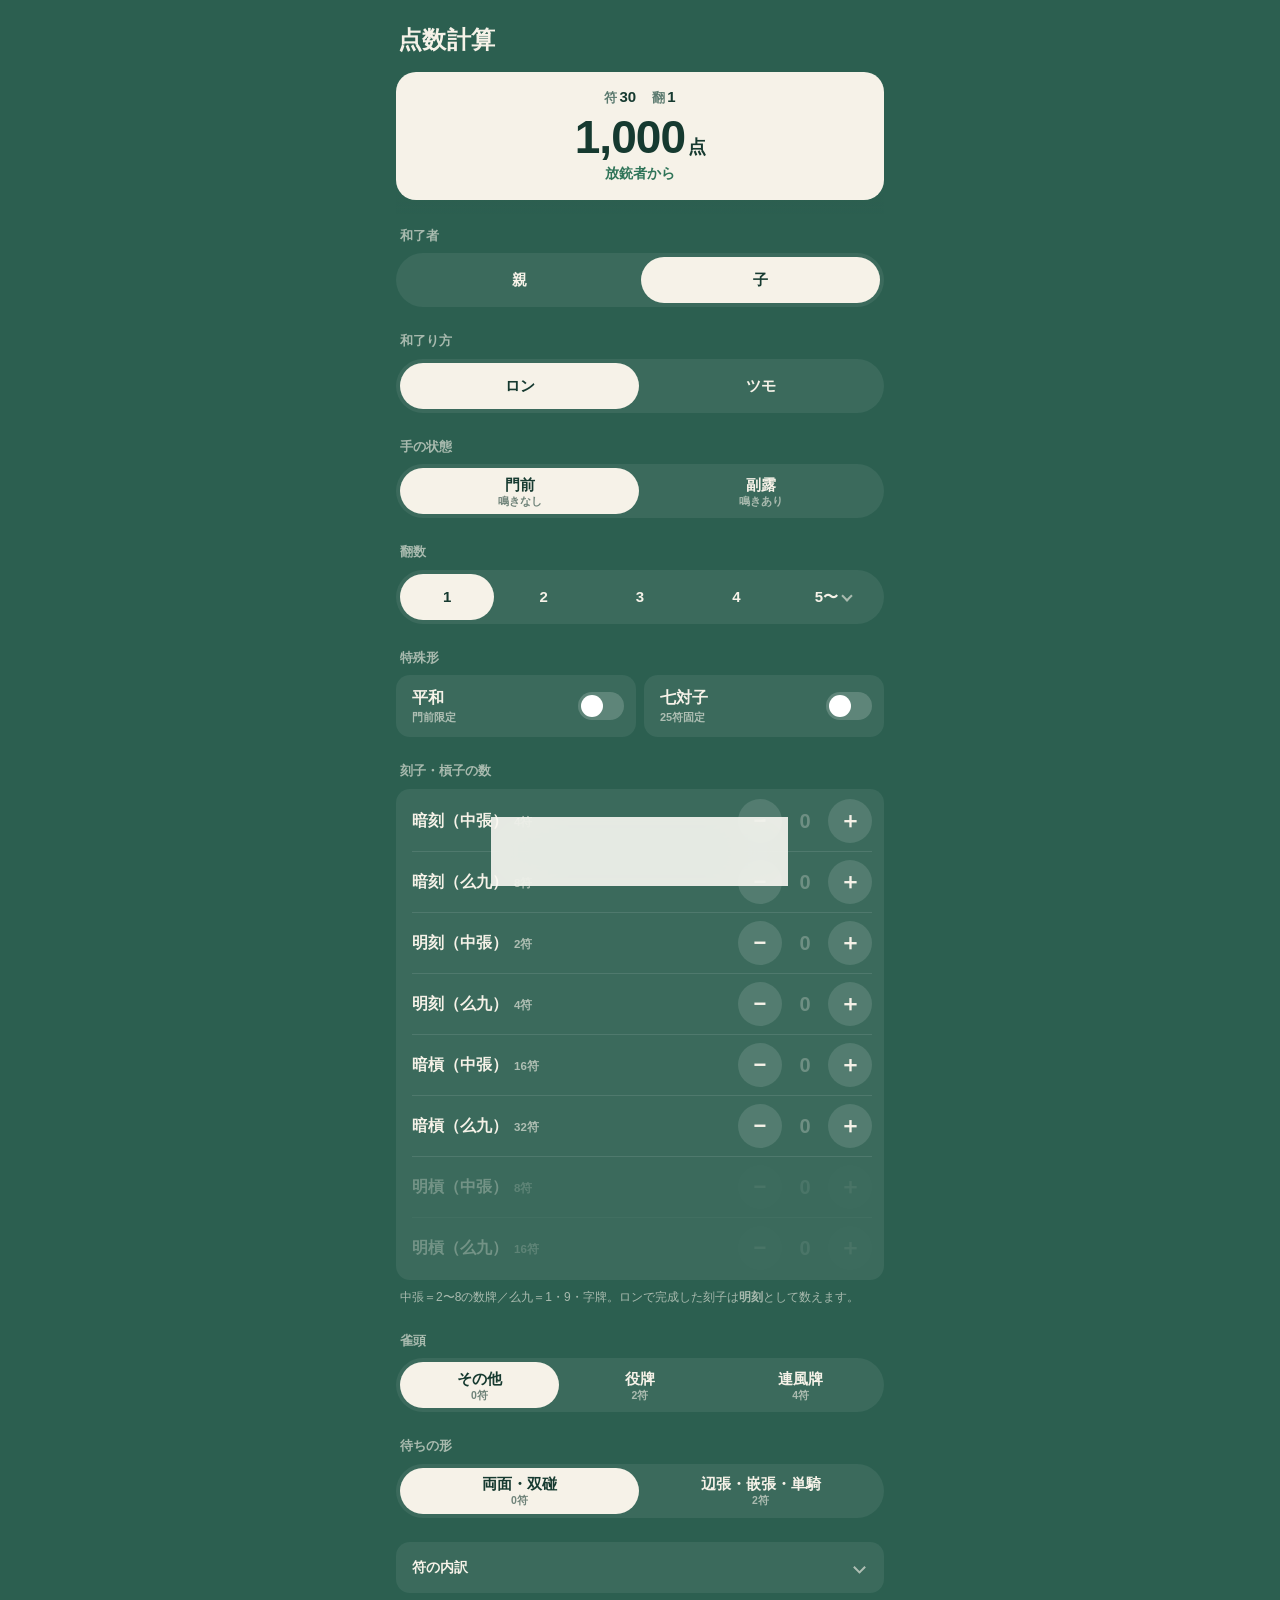
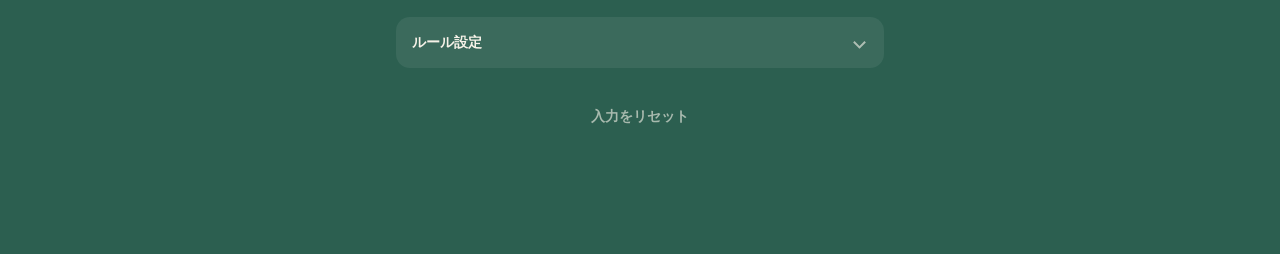
<file: index.html>
<!DOCTYPE html>
<html lang="ja">
<head>
<meta charset="UTF-8">
<meta name="viewport" content="width=device-width, initial-scale=1.0, viewport-fit=cover">
<meta name="apple-mobile-web-app-capable" content="yes">
<meta name="apple-mobile-web-app-status-bar-style" content="black-translucent">
<meta name="theme-color" content="#2c5f50">
<meta name="apple-mobile-web-app-title" content="麻雀">
<link rel="icon" href="icons/icon.svg" type="image/svg+xml">
<link rel="icon" href="icons/favicon-32.png" sizes="32x32" type="image/png">
<link rel="apple-touch-icon" href="icons/apple-touch-icon.png">
<link rel="manifest" href="manifest.webmanifest">
<title>麻雀 点数計算</title>
<link rel="stylesheet" href="app.css">
<style>
/* ---- 結果カード ---- */
.result-dock{position:sticky;top:env(safe-area-inset-top);z-index:20;padding:8px 0 14px;background:linear-gradient(var(--bg) 78%,var(--bg-fade));}
.tile-face{background:var(--ivory);color:var(--ink);border-radius:20px;padding:14px 18px 16px;text-align:center;}
.res-meta{display:flex;justify-content:center;gap:16px;font-size:12.5px;font-weight:600;color:#5b7a6f;}
.res-meta b{font-weight:800;color:var(--ink);font-size:15px;margin-left:2px;}
.res-main{font-size:46px;font-weight:800;line-height:1.05;margin:4px 0 2px;font-variant-numeric:tabular-nums;letter-spacing:-.02em;}
.res-main .yen{font-size:18px;font-weight:700;margin-left:3px;}
.res-split{font-size:14px;font-weight:700;color:#2f7458;font-variant-numeric:tabular-nums;}
.res-rank{display:inline-block;margin-top:8px;padding:3px 12px;border-radius:99px;background:var(--ink);color:var(--gold);font-size:12px;font-weight:700;letter-spacing:.12em;}
.res-rank.empty{display:none;}
.res-warn{margin-top:8px;font-size:12px;color:#c0392b;font-weight:700;}

.row{display:grid;gap:8px;}
#gHanMore{display:grid;grid-template-columns:repeat(5,1fr);}
#gHanMore.hide{display:none;}
#gHanMore .btn{flex-direction:column;gap:0;padding:6px 2px;min-height:52px;justify-content:center;line-height:1.2;}
#gHanMore .btn small{font-size:10px;}
.row.c2{grid-template-columns:1fr 1fr;}

/* ---- スイッチ ---- */
.check{
  display:flex;align-items:center;gap:10px;width:100%;min-height:62px;padding:8px 12px 8px 16px;
  border:0;border-radius:var(--radius);background:var(--surface);color:var(--ivory);
  font-family:inherit;font-size:16px;font-weight:700;text-align:left;cursor:pointer;
}
.check .txt{flex:1;min-width:0;}
.check .cap{font-size:11px;font-weight:600;color:var(--ivory-dim);display:block;margin-top:1px;}
.check .sw{position:relative;flex:none;width:46px;height:28px;border-radius:99px;background:rgba(255,255,255,.18);transition:background .18s;}
.check .sw::after{content:"";position:absolute;top:3px;left:3px;width:22px;height:22px;border-radius:50%;background:#fff;transition:transform .18s;}
.check[aria-pressed="true"] .sw{background:var(--jade);}
.check[aria-pressed="true"] .sw::after{transform:translateX(18px);}
.check:disabled{opacity:.3;cursor:not-allowed;}
.check:focus-visible{outline:2px solid var(--gold);outline-offset:2px;}

/* ---- カウンタ ---- */
.counters{background:var(--surface);border-radius:var(--radius);padding:2px 12px 2px 16px;}
.counter{display:flex;align-items:center;gap:8px;padding:8px 0;border-bottom:1px solid var(--line);}
.counter:last-child{border-bottom:0;}
.counter .cname{flex:1;min-width:0;font-size:15.5px;font-weight:700;}
.counter .cfu{font-size:11.5px;font-weight:600;color:var(--ivory-dim);margin-left:6px;}
.counter .num{width:30px;text-align:center;font-size:20px;font-weight:800;font-variant-numeric:tabular-nums;}
.counter .num.zero{color:rgba(246,242,232,.28);}
.step{
  width:44px;height:44px;flex:none;border-radius:50%;border:0;background:var(--surface-2);color:var(--ivory);
  font-size:22px;font-weight:600;line-height:1;cursor:pointer;display:flex;align-items:center;justify-content:center;padding:0;
  transition:background .12s;
}
.step:active{background:rgba(255,255,255,.22);}
.step:disabled{opacity:.25;cursor:not-allowed;}
.step:focus-visible{outline:2px solid var(--gold);outline-offset:2px;}
.counter.off{opacity:.3;}

/* ---- 内訳 ---- */
.bd{font-size:14px;padding:0 16px 10px;}
.bd .r{display:flex;justify-content:space-between;padding:7px 0;border-bottom:1px solid var(--line);font-variant-numeric:tabular-nums;}
.bd .r:last-child{border-bottom:0;}
.bd .r.sum{font-weight:800;color:var(--gold);}
.bd .r span:last-child{font-weight:700;}
.opts{padding:0 10px 12px;display:grid;gap:8px;}
.opts .check{background:var(--surface);}

.reset{
  margin-top:24px;width:100%;min-height:50px;border-radius:var(--radius);border:0;background:transparent;
  color:var(--ivory-dim);font-family:inherit;font-size:14px;font-weight:700;cursor:pointer;
}
.reset:active{background:var(--surface);}
</style>
</head>
<body>
<div class="wrap">

  <div class="masthead">
    <h1>点数計算</h1>
  </div>

  <div class="result-dock">
    <div class="tile-face">
      <div class="res-meta"><span>符<b id="oFu">30</b></span><span>翻<b id="oHan">1</b></span></div>
      <div class="res-main"><span id="oMain">1000</span><span class="yen">点</span></div>
      <div class="res-split" id="oSplit">放銃者から</div>
      <div class="res-rank empty" id="oRank"></div>
      <div class="res-warn" id="oWarn" style="display:none"></div>
    </div>
  </div>

  <section style="margin-top:12px">
    <p class="lbl">和了者</p>
    <div class="seg" id="gSeat">
      <button class="btn" data-v="dealer">親</button>
      <button class="btn" data-v="child">子</button>
    </div>
  </section>

  <section>
    <p class="lbl">和了り方</p>
    <div class="seg" id="gWin">
      <button class="btn" data-v="ron">ロン</button>
      <button class="btn" data-v="tsumo">ツモ</button>
    </div>
  </section>

  <section>
    <p class="lbl">手の状態</p>
    <div class="seg" id="gOpen">
      <button class="btn" data-v="closed">門前<small>鳴きなし</small></button>
      <button class="btn" data-v="open">副露<small>鳴きあり</small></button>
    </div>
  </section>

  <section>
    <p class="lbl">翻数</p>
    <div class="seg" id="gHan"></div>
    <div class="chips hide" id="gHanMore"></div>
    <div class="seg" id="gYmul" style="margin-top:8px;display:none">
      <button class="btn" data-v="1">×1</button>
      <button class="btn" data-v="2">×2<small>ダブル</small></button>
      <button class="btn" data-v="3">×3<small>トリプル</small></button>
      <button class="btn" data-v="4">×4</button>
    </div>
  </section>

  <section>
    <p class="lbl">特殊形</p>
    <div class="row c2">
      <button class="check" id="cPinfu"><span class="txt">平和<span class="cap">門前限定</span></span><span class="sw"></span></button>
      <button class="check" id="cChiitoi"><span class="txt">七対子<span class="cap">25符固定</span></span><span class="sw"></span></button>
    </div>
  </section>

  <section id="secFu">
    <p class="lbl">刻子・槓子の数</p>
    <div class="counters" id="gMelds"></div>
    <p class="note">中張＝2〜8の数牌／么九＝1・9・字牌。ロンで完成した刻子は<b>明刻</b>として数えます。</p>
  </section>

  <section id="secPair">
    <p class="lbl">雀頭</p>
    <div class="seg" id="gPair">
      <button class="btn" data-v="0">その他<small>0符</small></button>
      <button class="btn" data-v="2">役牌<small>2符</small></button>
      <button class="btn" data-v="4">連風牌<small>4符</small></button>
    </div>
  </section>

  <section id="secWait">
    <p class="lbl">待ちの形</p>
    <div class="seg" id="gWait">
      <button class="btn" data-v="0">両面・双碰<small>0符</small></button>
      <button class="btn" data-v="2">辺張・嵌張・単騎<small>2符</small></button>
    </div>
  </section>

  <details id="dBreak">
    <summary>符の内訳</summary>
    <div class="bd" id="oBreak"></div>
  </details>

  <details>
    <summary>ルール設定</summary>
    <div class="opts">
      <button class="check" id="cKiriage"><span class="txt">切り上げ満貫<span class="cap">4翻30符・3翻60符を満貫に</span></span><span class="sw"></span></button>
      <button class="check" id="cDblWind"><span class="txt">連風牌の雀頭を2符<span class="cap">オフなら4符</span></span><span class="sw"></span></button>
    </div>
  </details>

  <button class="reset" id="bReset">入力をリセット</button>
</div>

<nav class="tabbar" aria-label="画面切り替え">
  <a href="index_score.html"><svg viewBox="0 0 24 24"><path d="M8 6h12M8 12h12M8 18h12M4 6h.01M4 12h.01M4 18h.01"/></svg>スコア記録</a>
  <a href="index_result.html"><svg viewBox="0 0 24 24"><path d="M4 20h16"/><path d="M5 16l4.5-5 3.5 3 6-7"/></svg>結果</a>
  <a href="./" aria-current="page"><svg viewBox="0 0 24 24"><rect x="5" y="3" width="14" height="18" rx="2.5"/><path d="M8.5 7h7M8.5 11.5h.01M12 11.5h.01M15.5 11.5h.01M8.5 15h.01M12 15h.01M15.5 15h.01M8.5 18h.01M12 18h.01M15.5 18h.01"/></svg>点数計算</a>
</nav>

<script>
(function(){
"use strict";

var MELDS=[
  {k:"ankoS", n:"暗刻（中張）", fu:4},
  {k:"ankoT", n:"暗刻（么九）", fu:8},
  {k:"minkoS",n:"明刻（中張）", fu:2},
  {k:"minkoT",n:"明刻（么九）", fu:4},
  {k:"ankanS",n:"暗槓（中張）", fu:16},
  {k:"ankanT",n:"暗槓（么九）", fu:32},
  {k:"minkanS",n:"明槓（中張）",fu:8},
  {k:"minkanT",n:"明槓（么九）",fu:16}
];

function fresh(){
  var m={}; MELDS.forEach(function(x){m[x.k]=0;});
  return {seat:"child",win:"ron",open:"closed",han:1,ymul:1,
          yakuman:false,pinfu:false,chiitoi:false,melds:m,pair:0,wait:0};
}
var S=fresh();
var OPT={kiriage:false,dblWind2:false};
var hanMore=false;
var HAN_RANK={5:"満貫",6:"跳満",7:"跳満",8:"倍満",9:"倍満",10:"倍満",11:"三倍満",12:"三倍満",13:"数え役満"};

/* ---------- 符 ---------- */
function calcFu(){
  var items=[],fixed=false,note="";
  if(S.chiitoi) return {fu:25,items:[["七対子（固定）",25]],fixed:true,note:""};
  if(S.pinfu){
    if(S.win==="tsumo") return {fu:20,items:[["副底",20],["平和ツモ（20符固定）",0]],fixed:true,note:""};
    return {fu:30,items:[["副底",20],["門前ロン",10]],fixed:true,note:""};
  }
  var fu=20; items.push(["副底",20]);
  if(S.open==="closed"&&S.win==="ron"){fu+=10;items.push(["門前ロン",10]);}
  if(S.win==="tsumo"){fu+=2;items.push(["ツモ",2]);}
  MELDS.forEach(function(x){
    var c=S.melds[x.k];
    if(c>0){fu+=x.fu*c;items.push([x.n+" ×"+c,x.fu*c]);}
  });
  if(S.pair>0){
    var p=(S.pair===4&&OPT.dblWind2)?2:S.pair;
    fu+=p;items.push([S.pair===4?"雀頭（連風牌）":"雀頭（役牌）",p]);
  }
  if(S.wait>0){fu+=2;items.push(["待ち（辺張・嵌張・単騎）",2]);}
  if(S.open==="open"&&fu===20){fu=30;note="喰い平和形のため30符";}
  var up=Math.ceil(fu/10)*10;
  if(up!==fu){items.push(["切り上げ",up-fu]);fu=up;}
  return {fu:fu,items:items,fixed:fixed,note:note};
}

/* ---------- 点数 ---------- */
function ceil100(v){return Math.ceil(v/100)*100;}

function calcScore(fu){
  var base,rank="";
  if(S.yakuman){base=8000*S.ymul;rank=["役満","ダブル役満","トリプル役満","四倍役満"][S.ymul-1];}
  else if(S.han>=13){base=8000;rank="数え役満";}
  else if(S.han>=11){base=6000;rank="三倍満";}
  else if(S.han>=8){base=4000;rank="倍満";}
  else if(S.han>=6){base=3000;rank="跳満";}
  else if(S.han===5){base=2000;rank="満貫";}
  else{
    base=fu*Math.pow(2,2+S.han);
    if(OPT.kiriage&&((S.han===4&&fu===30)||(S.han===3&&fu===60))){base=2000;rank="満貫";}
    if(base>=2000){base=2000;rank="満貫";}
  }
  var dealer=S.seat==="dealer";
  if(S.win==="ron"){
    var t=ceil100(base*(dealer?6:4));
    return {total:t,split:"放銃者から",rank:rank};
  }
  if(dealer){
    var e=ceil100(base*2);
    return {total:e*3,split:e.toLocaleString()+" オール（子3人）",rank:rank};
  }
  var pd=ceil100(base*2),pc=ceil100(base);
  return {total:pd+pc*2,split:"親 "+pd.toLocaleString()+"　／　子 "+pc.toLocaleString()+" ×2",rank:rank};
}

/* ---------- 描画 ---------- */
function build(){
  var h="";
  for(var i=1;i<=4;i++) h+='<button class="btn" data-v="'+i+'">'+i+'</button>';
  h+='<button class="btn more" id="bHanMore" aria-expanded="false"><span>5〜</span></button>';
  document.getElementById("gHan").innerHTML=h;
  h="";
  for(var j=5;j<=13;j++) h+='<button class="btn" data-v="'+j+'">'+(j===13?"13+":j)+'<small>'+HAN_RANK[j]+'</small></button>';
  h+='<button class="btn" data-v="Y">役満</button>';
  document.getElementById("gHanMore").innerHTML=h;

  var m=document.getElementById("gMelds"),s="";
  MELDS.forEach(function(x){
    s+='<div class="counter" data-k="'+x.k+'">'+
       '<span class="cname">'+x.n+'<span class="cfu">'+x.fu+'符</span></span>'+
       '<button class="step" data-d="-1" aria-label="'+x.n+'を減らす">−</button>'+
       '<span class="num zero">0</span>'+
       '<button class="step" data-d="1" aria-label="'+x.n+'を増やす">＋</button>'+
       '</div>';
  });
  m.innerHTML=s;
}

function pressGroup(id,val){
  document.querySelectorAll("#"+id+" .btn").forEach(function(b){
    b.setAttribute("aria-pressed", b.dataset.v===String(val) ? "true":"false");
  });
}

function render(){
  pressGroup("gSeat",S.seat);
  pressGroup("gWin",S.win);
  pressGroup("gOpen",S.open);
  pressGroup("gHan",S.yakuman?"Y":S.han);
  pressGroup("gHanMore",S.yakuman?"Y":S.han);
  var hm=document.getElementById("bHanMore"),big=S.yakuman||S.han>=5;
  hm.setAttribute("aria-pressed",big?"true":"false");
  hm.setAttribute("aria-expanded",hanMore?"true":"false");
  hm.classList.toggle("open",hanMore);
  hm.firstChild.textContent=S.yakuman?"役満":big?(S.han>=13?"13+":S.han)+"翻":"5〜";
  document.getElementById("gHanMore").classList.toggle("hide",!hanMore);
  pressGroup("gYmul",S.ymul);
  pressGroup("gPair",S.pair);
  pressGroup("gWait",S.wait);
  document.getElementById("gYmul").style.display=S.yakuman?"grid":"none";

  document.getElementById("cPinfu").setAttribute("aria-pressed",S.pinfu?"true":"false");
  document.getElementById("cChiitoi").setAttribute("aria-pressed",S.chiitoi?"true":"false");
  document.getElementById("cKiriage").setAttribute("aria-pressed",OPT.kiriage?"true":"false");
  document.getElementById("cDblWind").setAttribute("aria-pressed",OPT.dblWind2?"true":"false");
  document.getElementById("cPinfu").disabled=(S.open==="open"||S.chiitoi||S.yakuman);
  document.getElementById("cChiitoi").disabled=(S.open==="open"||S.pinfu||S.yakuman);

  var lockAll=S.chiitoi||S.pinfu||S.yakuman;
  MELDS.forEach(function(x){
    var row=document.querySelector('.counter[data-k="'+x.k+'"]');
    var c=S.melds[x.k],num=row.querySelector(".num");
    num.textContent=c;
    num.classList.toggle("zero",c===0);
    var off=lockAll||(S.open==="closed"&&(x.k==="minkanS"||x.k==="minkanT"));
    row.classList.toggle("off",off);
    row.querySelectorAll(".step").forEach(function(b){b.disabled=off;});
  });
  document.querySelectorAll("#gPair .btn, #gWait .btn").forEach(function(b){b.disabled=lockAll;});

  var f=calcFu(), sc=calcScore(f.fu);
  document.getElementById("oFu").textContent=S.yakuman?"—":f.fu;
  document.getElementById("oHan").textContent=S.yakuman?"役満":S.han;
  document.getElementById("oMain").textContent=sc.total.toLocaleString();
  document.getElementById("oSplit").textContent=sc.split;
  var r=document.getElementById("oRank");
  r.textContent=sc.rank;
  r.classList.toggle("empty",!sc.rank);

  var total=0; MELDS.forEach(function(x){total+=S.melds[x.k];});
  var w=document.getElementById("oWarn");
  if(!lockAll&&total>4){w.style.display="block";w.textContent="刻子・槓子が"+total+"組です（最大4組）";}
  else{w.style.display="none";}

  var bd=document.getElementById("oBreak"),html="";
  if(S.yakuman){html='<div class="r"><span>役満は符計算なし</span><span>—</span></div>';}
  else{
    f.items.forEach(function(it){html+='<div class="r"><span>'+it[0]+'</span><span>'+it[1]+'符</span></div>';});
    if(f.note) html+='<div class="r"><span>'+f.note+'</span><span></span></div>';
    html+='<div class="r sum"><span>合計</span><span>'+f.fu+'符</span></div>';
  }
  document.getElementById("oBreak").innerHTML=html;
}

/* ---------- 操作 ---------- */
function onGroup(id,fn){
  document.getElementById(id).addEventListener("click",function(e){
    var b=e.target.closest(".btn"); if(!b||b.disabled) return;
    fn(b.dataset.v); render();
  });
}
function clearFu(){MELDS.forEach(function(x){S.melds[x.k]=0;});S.pair=0;S.wait=0;}

build();

onGroup("gSeat",function(v){S.seat=v;});
onGroup("gWin",function(v){S.win=v;});
onGroup("gOpen",function(v){
  S.open=v;
  if(v==="open"){S.pinfu=false;S.chiitoi=false;}
  else{S.melds.minkanS=0;S.melds.minkanT=0;}
});
function setHan(v){
  if(v==="Y"){S.yakuman=true;}
  else{S.yakuman=false;S.han=parseInt(v,10);}
  hanMore=false;
}
document.getElementById("gHan").addEventListener("click",function(e){
  var b=e.target.closest(".btn"); if(!b) return;
  if(b.id==="bHanMore") hanMore=!hanMore; else setHan(b.dataset.v);
  render();
});
onGroup("gHanMore",setHan);
onGroup("gYmul",function(v){S.ymul=parseInt(v,10);});
onGroup("gPair",function(v){S.pair=parseInt(v,10);});
onGroup("gWait",function(v){S.wait=parseInt(v,10);});

document.getElementById("gMelds").addEventListener("click",function(e){
  var b=e.target.closest(".step"); if(!b||b.disabled) return;
  var k=b.closest(".counter").dataset.k, d=parseInt(b.dataset.d,10);
  S.melds[k]=Math.max(0,Math.min(4,S.melds[k]+d));
  render();
});

function toggle(id,fn){
  document.getElementById(id).addEventListener("click",function(){
    if(this.disabled) return; fn(); render();
  });
}
toggle("cPinfu",function(){S.pinfu=!S.pinfu; if(S.pinfu){S.chiitoi=false;clearFu();}});
toggle("cChiitoi",function(){S.chiitoi=!S.chiitoi; if(S.chiitoi){S.pinfu=false;clearFu();}});
toggle("cKiriage",function(){OPT.kiriage=!OPT.kiriage;});
toggle("cDblWind",function(){OPT.dblWind2=!OPT.dblWind2;});

document.getElementById("bReset").addEventListener("click",function(){
  S=fresh(); hanMore=false; render(); window.scrollTo({top:0,behavior:"smooth"});
});

render();
})();
</script>
</body>
</html>
</file>
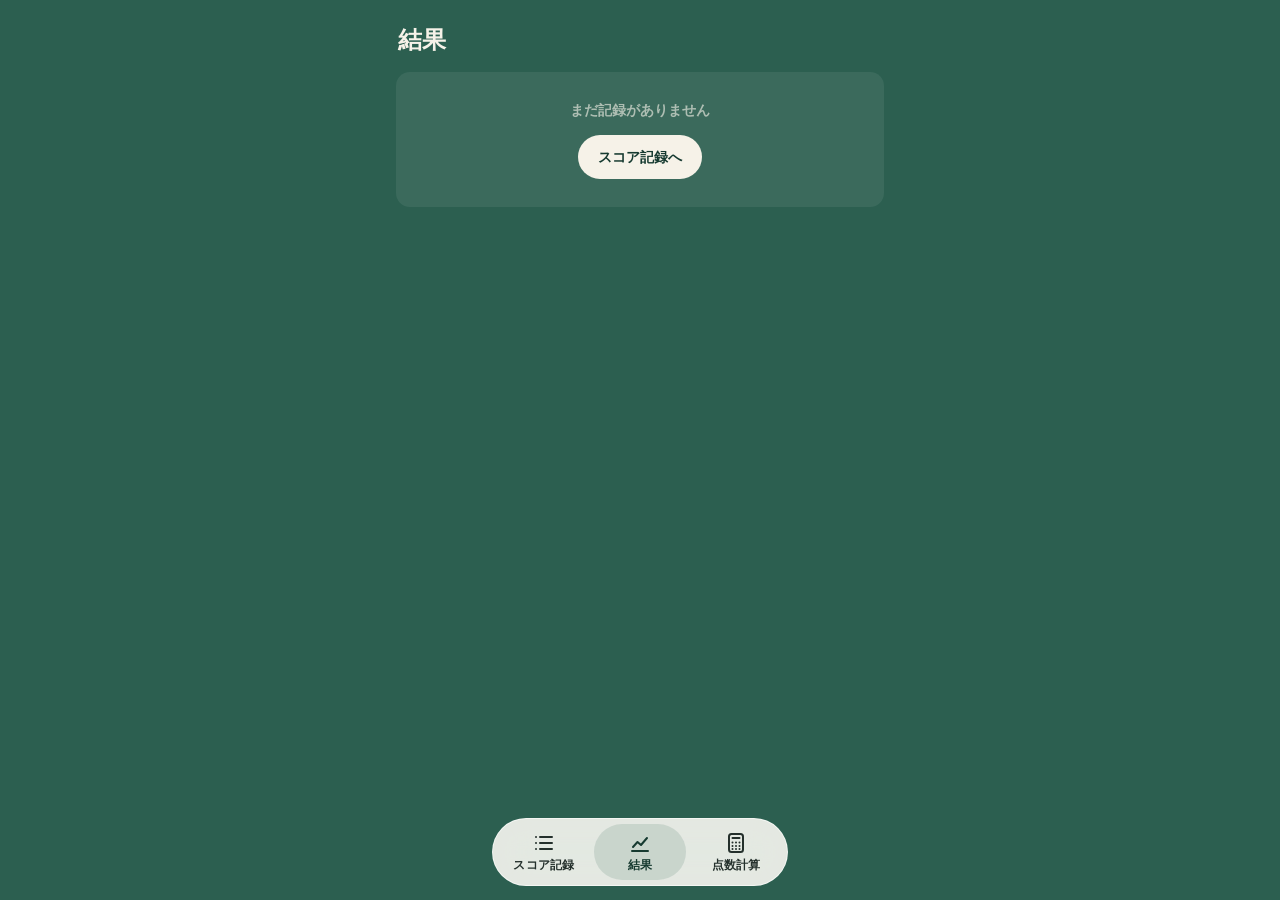
<file: index_result.html>
<!DOCTYPE html>
<html lang="ja">
<head>
<meta charset="UTF-8">
<meta name="viewport" content="width=device-width, initial-scale=1.0, viewport-fit=cover">
<meta name="apple-mobile-web-app-capable" content="yes">
<meta name="apple-mobile-web-app-status-bar-style" content="black-translucent">
<meta name="theme-color" content="#2c5f50">
<meta name="apple-mobile-web-app-title" content="麻雀">
<link rel="icon" href="icons/icon.svg" type="image/svg+xml">
<link rel="icon" href="icons/favicon-32.png" sizes="32x32" type="image/png">
<link rel="apple-touch-icon" href="icons/apple-touch-icon.png">
<link rel="manifest" href="manifest.webmanifest">
<title>麻雀 結果</title>
<link rel="stylesheet" href="app.css">
<style>
/* グラフはアイボリーのカード上に描く（系列色はこの面で検証済み） */
.viz{
  --surface-1:#f6f2e8;--text-primary:#163a30;--text-secondary:#5b7a6f;--grid:rgba(22,58,48,.1);--axis:rgba(22,58,48,.35);
  --series-1:#2a78d6;--series-2:#eb6834;--series-3:#1baf7a;--series-4:#eda100;
  --series-5:#e87ba4;--series-6:#008300;--series-7:#4a3aa7;--series-8:#e34948;--series-other:#8a9c94;
  background:var(--surface-1);color:var(--text-primary);border-radius:20px;padding:14px 12px 10px;position:relative;
}
.legend{display:flex;flex-wrap:wrap;gap:4px 12px;padding:0 4px 8px;}
.legend span{display:inline-flex;align-items:center;gap:6px;font-size:12.5px;font-weight:700;color:var(--text-primary);}
.legend i{width:14px;height:3px;border-radius:2px;flex:none;}
.legend b{font-weight:700;color:var(--text-secondary);font-variant-numeric:tabular-nums;}
#chart{display:block;width:100%;touch-action:pan-y;}
#chart text{font-family:inherit;font-size:10.5px;fill:var(--text-secondary);font-variant-numeric:tabular-nums;}
.tip{position:absolute;top:44px;pointer-events:none;background:#fff;border:1px solid rgba(22,58,48,.15);border-radius:10px;
  padding:7px 10px;font-size:12px;font-weight:700;color:var(--text-primary);min-width:120px;font-variant-numeric:tabular-nums;}
.tip .tt{font-size:11px;color:var(--text-secondary);margin-bottom:3px;}
.tip div.r{display:flex;align-items:center;gap:6px;justify-content:space-between;}
.tip div.r span{display:inline-flex;align-items:center;gap:5px;}
.tip i{width:10px;height:3px;border-radius:2px;display:inline-block;}
.vnote{font-size:11px;color:var(--text-secondary);padding:4px 4px 0;}
.metric{max-width:180px;margin-left:auto;}
.lblrow{display:flex;align-items:center;gap:8px;margin:0 0 8px;}
.lblrow .lbl{flex:1;margin:0 0 0 4px;}
.emptybox{background:var(--surface);border-radius:var(--radius);padding:28px 16px;text-align:center;}
.emptybox p{margin:0 0 14px;font-size:14px;font-weight:700;color:var(--ivory-dim);}
.emptybox a{display:inline-flex;align-items:center;min-height:44px;padding:0 20px;border-radius:99px;background:var(--ivory);color:var(--ink);font-size:14px;font-weight:800;text-decoration:none;}
</style>
</head>
<body>
<div class="wrap">

<div class="masthead">
  <h1>結果</h1>
  <span class="sub" id="today"></span>
</div>

<div id="empty" class="hide">
  <section style="margin-top:8px">
    <div class="emptybox"><p>まだ記録がありません</p><a href="index_score.html">スコア記録へ</a></div>
  </section>
</div>

<div id="main" class="hide">
  <section style="margin-top:8px">
    <div class="lblrow">
      <p class="lbl">総計</p>
      <div class="seg sm metric hide" id="gMetric">
        <button class="btn" data-v="yen">円</button>
        <button class="btn" data-v="pt">ポイント</button>
      </div>
    </div>
    <div class="board" id="board"></div>
  </section>

  <section>
    <p class="lbl">累計の推移</p>
    <div class="viz">
      <div class="legend" id="legend"></div>
      <svg id="chart" role="img" aria-label="プレイヤーごとの累計の推移"></svg>
      <div class="tip hide" id="tip"></div>
      <p class="vnote" id="vnote"></p>
    </div>
  </section>

  <section>
    <p class="lbl">半荘ごとの結果 <span style="font-weight:600">タップで編集</span></p>
    <div id="cards"></div>
  </section>
</div>
</div>

<nav class="tabbar" aria-label="画面切り替え">
  <a href="index_score.html"><svg viewBox="0 0 24 24"><path d="M8 6h12M8 12h12M8 18h12M4 6h.01M4 12h.01M4 18h.01"/></svg>スコア記録</a>
  <a href="index_result.html" aria-current="page"><svg viewBox="0 0 24 24"><path d="M4 20h16"/><path d="M5 16l4.5-5 3.5 3 6-7"/></svg>結果</a>
  <a href="./"><svg viewBox="0 0 24 24"><rect x="5" y="3" width="14" height="18" rx="2.5"/><path d="M8.5 7h7M8.5 11.5h.01M12 11.5h.01M15.5 11.5h.01M8.5 15h.01M12 15h.01M15.5 15h.01M8.5 18h.01M12 18h.01M15.5 18h.01"/></svg>点数計算</a>
</nav>

<script src="score-core.js"></script>
<script>
(function(){
"use strict";
var $=MJ.$,esc=MJ.esc,r1=MJ.r1,pt=MJ.pt,yen=MJ.yen,press=MJ.press;
var D=null,metric="pt",model=null;
var SVGNS="http://www.w3.org/2000/svg";

function fmt(v){return metric==="yen"?yen(v)+"円":pt(v)+"P";}
function color(k){return k<8?"var(--series-"+(k+1)+")":"var(--series-other)";}

/* 名前ごとの累計を半荘ごとに積み上げる。
   抜けた人の線はそこで止まり、途中から入った人はその時点の 0 から線が始まる。 */
function buildModel(){
  var names=[],idx={},cum={},segs={},last={};
  D.games.forEach(function(g,gi){
    var k=gi+1;
    g.names.forEach(function(n,i){
      if(idx[n]===undefined){idx[n]=names.length;names.push(n);cum[n]=0;segs[n]=[];}
      var before=cum[n];
      cum[n]=r1(cum[n]+(metric==="yen"?g.settle[i]:g.pts[i]));
      if(last[n]!==k-1) segs[n].push([[k-1,before,true]]);
      segs[n][segs[n].length-1].push([k,cum[n]]);
      last[n]=k;
    });
  });
  return {names:names,cum:cum,segs:segs,n:D.games.length};
}
function niceStep(range,target){
  var raw=range/target,p=Math.pow(10,Math.floor(Math.log10(raw))),m=raw/p;
  return (m<=1?1:m<=2?2:m<=5?5:10)*p;
}
function el(tag,attrs,parent){
  var e=document.createElementNS(SVGNS,tag);
  for(var a in attrs) e.setAttribute(a,attrs[a]);
  if(parent) parent.appendChild(e);
  return e;
}

var geo=null;
function drawChart(){
  model=buildModel();
  var svg=$("chart");svg.innerHTML="";$("tip").classList.add("hide");
  var W=svg.parentNode.clientWidth-24,H=230,L=46,R=14,T=10,B=26;
  svg.setAttribute("viewBox","0 0 "+W+" "+H);svg.setAttribute("height",H);

  var lo=0,hi=0;
  model.names.forEach(function(n){model.segs[n].forEach(function(s){s.forEach(function(p){lo=Math.min(lo,p[1]);hi=Math.max(hi,p[1]);});});});
  if(hi===lo){hi+=metric==="yen"?1000:10;lo-=metric==="yen"?1000:10;}
  var step=niceStep(hi-lo,4);
  lo=Math.floor(lo/step)*step;hi=Math.ceil(hi/step)*step;
  var N=Math.max(1,model.n);
  function x(k){return L+(W-L-R)*k/N;}
  function y(v){return T+(H-T-B)*(hi-v)/(hi-lo);}
  geo={x:x,y:y,N:N,L:L,R:R,W:W,H:H,T:T,B:B};

  /* 目盛り（控えめな格子、0 だけ濃く） */
  for(var v=lo;v<=hi+step/2;v+=step){
    var yy=y(v),zero=Math.abs(v)<step/1000;
    el("line",{x1:L,x2:W-R,y1:yy,y2:yy,stroke:zero?"var(--axis)":"var(--grid)","stroke-width":1},svg);
    var t=el("text",{x:L-6,y:yy+3.5,"text-anchor":"end"},svg);
    t.textContent=metric==="yen"?(Math.abs(v)>=1000?(v/1000)+"k":String(v)):String(v);
  }
  var every=Math.max(1,Math.ceil(N/8));
  for(var k=0;k<=N;k++){
    if(k%every!==0&&k!==N) continue;
    var tx=el("text",{x:x(k),y:H-8,"text-anchor":"middle"},svg);
    tx.textContent=k===0?"開始":k;
  }

  /* 系列 */
  model.names.forEach(function(n,si){
    model.segs[n].forEach(function(s){
      var d=s.map(function(p,j){return (j?"L":"M")+x(p[0]).toFixed(1)+" "+y(p[1]).toFixed(1);}).join("");
      el("path",{d:d,fill:"none",stroke:color(si),"stroke-width":2,"stroke-linejoin":"round","stroke-linecap":"round"},svg);
      var e=s[s.length-1];
      el("circle",{cx:x(e[0]),cy:y(e[1]),r:4,fill:color(si),stroke:"var(--surface-1)","stroke-width":2},svg);
    });
  });
  el("line",{id:"cross",x1:0,x2:0,y1:T,y2:H-B,stroke:"var(--axis)","stroke-width":1,visibility:"hidden"},svg);

  var lg="";
  model.names.forEach(function(n,si){
    lg+='<span><i style="background:'+color(si)+'"></i>'+esc(n)+' <b>'+fmt(model.cum[n])+'</b></span>';
  });
  $("legend").innerHTML=lg;
  $("vnote").textContent=(metric==="yen"?"収支（場代は含まない）":"ポイント")+"の累計。グラフをタップすると各半荘の値を表示します。";
}

/* タップ／なぞった位置の半荘の値を表示 */
function valueAt(n,k){
  var segs=model.segs[n];
  /* 線の起点（その半荘にはまだ参加していない）は、開始時以外は表示しない */
  for(var i=0;i<segs.length;i++) for(var j=0;j<segs[i].length;j++){
    var q=segs[i][j];
    if(q[0]===k&&(!q[2]||k===0)) return q[1];
  }
  return null;
}
function showTip(clientX){
  var svg=$("chart"),box=svg.getBoundingClientRect();
  var px=(clientX-box.left)*geo.W/box.width;
  var k=Math.round((px-geo.L)/(geo.W-geo.L-geo.R)*geo.N);
  k=Math.max(0,Math.min(geo.N,k));
  var cross=$("cross");
  cross.setAttribute("x1",geo.x(k));cross.setAttribute("x2",geo.x(k));cross.setAttribute("visibility","visible");
  var h='<div class="tt">'+(k===0?"開始時":"第"+k+"半荘終了時")+'</div>',any=false;
  model.names.map(function(n,si){return {n:n,si:si,v:valueAt(n,k)};})
    .filter(function(o){return o.v!==null;})
    .sort(function(a,b){return b.v-a.v;})
    .forEach(function(o){any=true;h+='<div class="r"><span><i style="background:'+color(o.si)+'"></i>'+esc(o.n)+'</span>'+fmt(o.v)+'</div>';});
  var tip=$("tip");
  if(!any){tip.classList.add("hide");return;}
  tip.innerHTML=h;tip.classList.remove("hide");
  var vizBox=svg.parentNode.getBoundingClientRect(),cx=box.left-vizBox.left+geo.x(k)*box.width/geo.W;
  var w=tip.offsetWidth,left=cx+12;
  if(left+w>vizBox.width-8) left=cx-12-w;
  tip.style.left=Math.max(8,left)+"px";
  tip.style.top=(svg.offsetTop+4)+"px";
}
function hideTip(){$("tip").classList.add("hide");var c=$("cross");if(c)c.setAttribute("visibility","hidden");}
$("chart").addEventListener("pointerdown",function(e){showTip(e.clientX);});
$("chart").addEventListener("pointermove",function(e){if(e.pointerType==="mouse"||e.buttons)showTip(e.clientX);});
$("chart").addEventListener("pointerleave",function(e){if(e.pointerType==="mouse")hideTip();});
document.addEventListener("pointerdown",function(e){if(!e.target.closest("#chart"))hideTip();});

function render(){
  D=MJ.load();
  var ready=MJ.isReady(D)&&D.games.length>0;
  $("empty").classList.toggle("hide",ready);
  $("main").classList.toggle("hide",!ready);
  $("today").textContent=MJ.isReady(D)?D.date:"";
  if(!ready) return;
  var money=MJ.hasMoney(D);
  if(!money) metric="pt";
  $("gMetric").classList.toggle("hide",!money);
  press("gMetric",metric);
  $("board").innerHTML=MJ.boardHTML(D,"総計");
  drawChart();
  var h="";
  D.games.forEach(function(g,i){h+=MJ.gameCardHTML(g,i);});
  $("cards").innerHTML=h;
}
$("gMetric").addEventListener("click",function(e){
  var b=e.target.closest(".btn");if(!b)return;
  metric=b.dataset.v;press("gMetric",metric);drawChart();
});
$("cards").addEventListener("click",function(e){
  var row=e.target.closest(".hrow");if(!row)return;
  MJ.openEdit(D,+row.dataset.i,render);
});
var rt=null;
window.addEventListener("resize",function(){clearTimeout(rt);rt=setTimeout(function(){if(model)drawChart();},150);});
/* 他の画面で編集された内容を反映 */
window.addEventListener("pageshow",function(){render();});
window.addEventListener("storage",function(){render();});

(function init(){
  var d=MJ.load();
  metric=(MJ.isReady(d)&&MJ.hasMoney(d))?"yen":"pt";
  render();
})();
})();
</script>
</body>
</html>
</file>
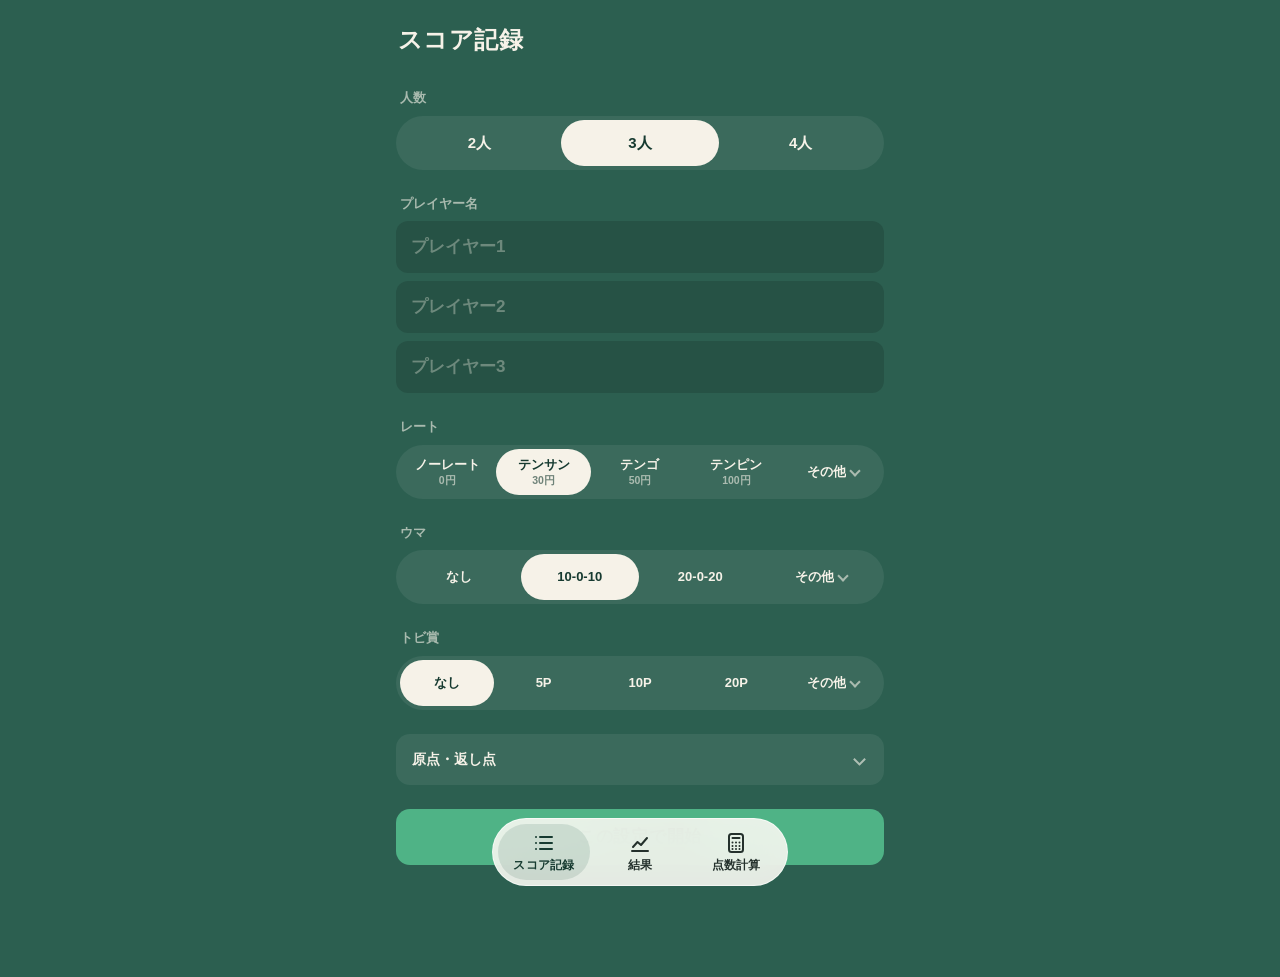
<file: index_score.html>
<!DOCTYPE html>
<html lang="ja">
<head>
<meta charset="UTF-8">
<meta name="viewport" content="width=device-width, initial-scale=1.0, viewport-fit=cover">
<meta name="apple-mobile-web-app-capable" content="yes">
<meta name="apple-mobile-web-app-status-bar-style" content="black-translucent">
<meta name="theme-color" content="#2c5f50">
<meta name="apple-mobile-web-app-title" content="麻雀">
<link rel="icon" href="icons/icon.svg" type="image/svg+xml">
<link rel="icon" href="icons/favicon-32.png" sizes="32x32" type="image/png">
<link rel="apple-touch-icon" href="icons/apple-touch-icon.png">
<link rel="manifest" href="manifest.webmanifest">
<title>麻雀 スコア記録</title>
<link rel="stylesheet" href="app.css">
<style>
#nameFields{display:grid;gap:8px;}
.lblrow{display:flex;align-items:center;gap:8px;margin:0 0 10px;}
.lblrow .lbl{flex:1;margin:0 0 0 4px;}
#rateBar{margin:10px 0 4px;}
.rinfo{margin:0 0 14px;}
.dbody{padding:0 16px 16px;}
.cform{background:var(--surface);border-radius:var(--radius);padding:14px;margin-top:8px;}
.cform h4{margin:0 0 10px;font-size:13.5px;font-weight:800;color:#ffe2a8;}
.cchips{display:flex;flex-wrap:wrap;gap:6px;margin-top:12px;}
.chip{display:inline-flex;align-items:center;gap:7px;padding:5px 6px 5px 12px;border-radius:99px;
  background:var(--surface-2);font-size:13px;font-weight:700;}
.chip button{width:26px;height:26px;border:0;border-radius:50%;background:rgba(224,89,77,.25);
  color:#ffb3aa;font-size:15px;font-weight:800;cursor:pointer;line-height:1;}
#gPayer{margin-top:0;}
</style>
</head>
<body>
<div class="wrap">

<div class="masthead">
  <h1>スコア記録</h1>
  <span class="sub" id="today"></span>
</div>

<!-- ========= 設定 ========= -->
<div id="setup" class="hide">
  <p class="note hide" id="setupNote" style="margin-top:4px">メンバーやルールを変えても、これまでの半荘はそのまま残ります。</p>
  <section>
    <p class="lbl">人数</p>
    <div class="seg" id="gSeats">
      <button class="btn" data-v="2">2人</button>
      <button class="btn" data-v="3">3人</button>
      <button class="btn" data-v="4">4人</button>
    </div>
  </section>

  <section>
    <p class="lbl">プレイヤー名</p>
    <div id="nameFields"></div>
  </section>

  <section>
    <p class="lbl">レート</p>
    <div class="seg sm" id="gRate"></div>
    <div class="chips hide" id="gRateMore"></div>
    <div class="cform hide" id="fRate">
      <h4>カスタムレートを追加</h4>
      <div class="frow"><span>名前</span><input type="text" id="cRateName" placeholder="例：テンサンゴ"></div>
      <div class="frow"><span>1ポイントあたりの金額（円）</span><input type="number" id="cRateVal" inputmode="numeric" placeholder="例：35"></div>
      <button class="primary" style="min-height:50px;font-size:16px" data-add="rate">追加する</button>
      <div class="cchips" id="chipRate"></div>
    </div>
  </section>

  <section>
    <p class="lbl">ウマ</p>
    <div class="seg sm" id="gUma"></div>
    <div class="chips hide" id="gUmaMore"></div>
    <div class="cform hide" id="fUma">
      <h4>カスタムウマを追加</h4>
      <div class="frow"><span>名前</span><input type="text" id="cUmaName" placeholder="例：15-5-20"></div>
      <div id="cUmaVals"></div>
      <button class="primary" style="min-height:50px;font-size:16px" data-add="uma">追加する</button>
      <div class="cchips" id="chipUma"></div>
    </div>
  </section>

  <section>
    <p class="lbl">トビ賞</p>
    <div class="seg sm" id="gTobi"></div>
    <div class="chips hide" id="gTobiMore"></div>
    <div class="cform hide" id="fTobi">
      <h4>カスタムトビ賞を追加</h4>
      <div class="frow"><span>名前</span><input type="text" id="cTobiName" placeholder="例：15"></div>
      <div class="frow"><span>ポイント</span><input type="number" id="cTobiVal" inputmode="numeric" placeholder="例：15"></div>
      <button class="primary" style="min-height:50px;font-size:16px" data-add="tobi">追加する</button>
      <div class="cchips" id="chipTobi"></div>
    </div>
  </section>

  <details id="advSetup">
    <summary>原点・返し点</summary>
    <div class="dbody">
      <div class="frow"><span>配給原点</span><input type="number" id="fStart" inputmode="numeric"></div>
      <div class="frow"><span>返し点</span><input type="number" id="fRet" inputmode="numeric"></div>
      <p class="note" id="okaNote"></p>
    </div>
  </details>

  <section>
    <button class="primary" id="bSave">この設定で開始</button>
    <button class="ghost" id="bCancelSetup" style="margin-top:9px">キャンセル</button>
  </section>
</div>

<!-- ========= メイン ========= -->
<div id="main" class="hide">
  <section style="margin-top:6px"><div class="board" id="board"></div></section>

  <section>
    <div class="lblrow">
      <p class="lbl">半荘入力</p>
      <button class="tlink" id="bRate" aria-expanded="false">レート変更</button>
      <button class="tlink" id="bRule">ルール変更</button>
    </div>
    <div class="rinfo" id="ruleTag"></div>
    <div class="chips hide" id="rateBar"></div>
    <div id="scoreFields"></div>
    <div class="sumbar"><span>素点合計</span><span id="sumInfo">—</span></div>
    <div style="margin-top:15px">
      <p class="lbl">飛ばした人</p>
      <div class="seg sm" id="gShooter"></div>
    </div>
    <div class="frow" style="margin-top:15px"><span>メモ</span><input type="text" id="fMemo" placeholder="任意"></div>
    <div class="err hide" id="errMsg"></div>
    <button class="primary" id="bAdd" style="margin-top:12px" disabled>この半荘を登録する</button>
  </section>

  <section id="histSec">
    <p class="lbl">履歴 <span style="font-weight:600">タップで編集</span></p>
    <div id="hist"></div>
  </section>

  <details>
    <summary>場代</summary>
    <div class="dbody">
      <div class="frow"><span>場代の総額（円）</span><input type="number" id="fFee" inputmode="numeric" placeholder="0"></div>
      <div class="frow"><span>立て替えた人</span><div class="chips" id="gPayer"></div></div>
      <button class="ghost" id="bFee" style="background:var(--surface-2)">場代を反映する</button>
      <p class="note">総額を参加した全員で割って各自の負担にし、立て替えた人には全額が戻るよう最終収支へ反映します。</p>
    </div>
  </details>

  <section>
    <button class="ghost" id="bCopy">結果をコピー（LINE貼り付け用）</button>
    <button class="ghost" id="bSettings" style="margin-top:9px">メンバー・ルールを変更</button>
    <button class="ghost danger" id="bNewDay" style="margin-top:9px">記録をリセット（メンバー・ルールも初期化）</button>
  </section>
</div>
</div>

<nav class="tabbar" aria-label="画面切り替え">
  <a href="index_score.html" aria-current="page"><svg viewBox="0 0 24 24"><path d="M8 6h12M8 12h12M8 18h12M4 6h.01M4 12h.01M4 18h.01"/></svg>スコア記録</a>
  <a href="index_result.html"><svg viewBox="0 0 24 24"><path d="M4 20h16"/><path d="M5 16l4.5-5 3.5 3 6-7"/></svg>結果</a>
  <a href="./"><svg viewBox="0 0 24 24"><rect x="5" y="3" width="14" height="18" rx="2.5"/><path d="M8.5 7h7M8.5 11.5h.01M12 11.5h.01M15.5 11.5h.01M8.5 15h.01M12 15h.01M15.5 15h.01M8.5 18h.01M12 18h.01M15.5 18h.01"/></svg>点数計算</a>
</nav>

<script src="score-core.js"></script>
<script>
(function(){
"use strict";
var $=MJ.$,esc=MJ.esc,r1=MJ.r1,pt=MJ.pt,yen=MJ.yen,todayStr=MJ.todayStr,press=MJ.press,toast=MJ.toast;

/* ===== 既定プリセット ===== */
var P_RATE=MJ.P_RATE,P_TOBI=MJ.P_TOBI,P_UMA=MJ.P_UMA,DEF=MJ.DEF;

var D=null,tmp=null,pendShooter=null,pendPayer=null,savedPresets=null;
/* よく使う選択肢だけを表に出し、残りは「その他」に畳む */
var POP={rate:["ノーレート","テンサン","テンゴ","テンピン"],tobi:["なし","5","10","20"]};
var moreOpen={rate:false,uma:false,tobi:false};

/* ===== プリセット取得（既定＋カスタム） ===== */
function allRate(){return P_RATE.concat((D||tmpD()).presets.rate.map(function(x){return [x[0],x[1]];}));}
function allTobi(){return P_TOBI.concat((D||tmpD()).presets.tobi.map(function(x){return [x[0],x[1]];}));}
function allUma(n){return P_UMA[n].concat(((D||tmpD()).presets.uma[n]||[]).map(function(x){return [x[0],x[1]];}));}
function tmpD(){return {presets:tmp.presets};}
function blankPresets(){return {rate:[],tobi:[],uma:{2:[],3:[],4:[]}};}

/* ===== 設定画面 ===== */
function openSetup(){
  if(D){
    tmp={seats:D.players.length,names:D.players.slice(),presets:JSON.parse(JSON.stringify(D.presets)),
         rate:D.rule.rateLabel,uma:D.rule.umaLabel,tobi:D.rule.tobiLabel,start:D.rule.start,ret:D.rule.ret};
  }else{
    tmp={seats:3,names:[],presets:savedPresets||blankPresets(),rate:"テンサン",uma:"10-0-10",tobi:"なし",start:35000,ret:40000};
  }
  moreOpen={rate:false,uma:false,tobi:false};
  $("main").classList.add("hide");$("setup").classList.remove("hide");
  $("bCancelSetup").classList.toggle("hide",!D);
  $("setupNote").classList.toggle("hide",!D||D.games.length===0);
  renderSetup();window.scrollTo(0,0);
}
function popular(kind){
  if(kind==="uma") return allUma(tmp.seats).slice(0,3).map(function(x){return x[0];});
  return POP[kind];
}
function grid(id,items,sel,addKey){
  var pop=popular(addKey),seg="",more="",hiddenSel=null;
  items.forEach(function(it){
    var label=esc(it[0]),sub="";
    if(addKey==="rate") sub="<small>"+(it[1]||0)+"円</small>";
    if(addKey==="tobi"&&/^\d+$/.test(it[0])) label+="P";
    var b='<button class="btn" data-v="'+esc(it[0])+'">'+label+sub+'</button>';
    if(pop.indexOf(it[0])>=0) seg+=b;
    else{more+=b;if(it[0]===sel)hiddenSel=it[0];}
  });
  seg+='<button class="btn more'+(moreOpen[addKey]?" open":"")+'" data-more="'+addKey+'" aria-expanded="'+moreOpen[addKey]+'"><span>'+
       (hiddenSel!==null?esc(hiddenSel):"その他")+'</span></button>';
  more+='<button class="btn add" data-form="'+addKey+'">＋ カスタム</button>';
  $(id).innerHTML=seg;$(id+"More").innerHTML=more;
  $(id+"More").classList.toggle("hide",!moreOpen[addKey]);
  press(id,sel);press(id+"More",sel);
  $(id).querySelector("[data-more]").setAttribute("aria-pressed",hiddenSel!==null?"true":"false");
}
function renderPicker(kind){
  if(kind==="rate") grid("gRate",allRate(),tmp.rate,"rate");
  else if(kind==="uma") grid("gUma",allUma(tmp.seats),tmp.uma,"uma");
  else grid("gTobi",allTobi(),tmp.tobi,"tobi");
}
function renderSetup(){
  press("gSeats",tmp.seats);
  var h="";
  for(var i=0;i<tmp.seats;i++)
    h+='<input type="text" data-i="'+i+'" placeholder="プレイヤー'+(i+1)+'" value="'+esc(tmp.names[i]||"")+'">';
  $("nameFields").innerHTML=h;

  renderPicker("rate");renderPicker("uma");renderPicker("tobi");

  var uv="";
  for(var k=0;k<tmp.seats;k++)
    uv+='<div class="frow"><span>'+(k+1)+'位のポイント</span><input type="number" class="umaVal" inputmode="numeric" placeholder="0"></div>';
  $("cUmaVals").innerHTML=uv;

  chips("chipRate",tmp.presets.rate,"rate");
  chips("chipTobi",tmp.presets.tobi,"tobi");
  chips("chipUma",tmp.presets.uma[tmp.seats]||[],"uma");

  $("fStart").value=tmp.start;$("fRet").value=tmp.ret;
  updateOka();
}
function chips(id,list,kind){
  var h="";
  list.forEach(function(x,i){
    h+='<span class="chip">'+esc(x[0])+'<button data-del="'+kind+'" data-i="'+i+'">×</button></span>';
  });
  $(id).innerHTML=h||'<span style="font-size:11.5px;color:var(--ivory-dim)">登録済みのカスタムはありません</span>';
}
function updateOka(){
  var s=+$("fStart").value||0,r=+$("fRet").value||0;
  var oka=(r-s)*tmp.seats/1000;
  $("okaNote").textContent="オカ＝(返し点−原点)×人数÷1000 ＝ "+r1(oka)+"P（1位に加算）";
}
$("fStart").addEventListener("input",updateOka);
$("fRet").addEventListener("input",updateOka);

$("gSeats").addEventListener("click",function(e){
  var b=e.target.closest(".btn");if(!b)return;
  saveNames();tmp.seats=+b.dataset.v;
  tmp.start=DEF[tmp.seats].start;tmp.ret=DEF[tmp.seats].ret;
  tmp.uma=allUma(tmp.seats)[1]?allUma(tmp.seats)[1][0]:"なし";
  renderSetup();
});
function saveNames(){var v=[];document.querySelectorAll("#nameFields input").forEach(function(el){v.push(el.value.trim());});tmp.names=v;}

["gRate","gUma","gTobi"].forEach(function(id){
  var key=id==="gRate"?"rate":id==="gUma"?"uma":"tobi";
  function onPick(e){
    var b=e.target.closest(".btn");if(!b)return;
    if(b.dataset.form){
      var f=$("f"+b.dataset.form.charAt(0).toUpperCase()+b.dataset.form.slice(1));
      f.classList.toggle("hide");return;
    }
    if(b.dataset.more){moreOpen[key]=!moreOpen[key];}
    else{tmp[key]=b.dataset.v;moreOpen[key]=false;$("f"+key.charAt(0).toUpperCase()+key.slice(1)).classList.add("hide");}
    renderPicker(key);
  }
  $(id).addEventListener("click",onPick);
  $(id+"More").addEventListener("click",onPick);
});

document.addEventListener("click",function(e){
  var a=e.target.closest("[data-add]");
  if(a){addCustom(a.dataset.add);return;}
  var d=e.target.closest("[data-del]");
  if(d){
    var kind=d.dataset.del,i=+d.dataset.i;
    var list=kind==="uma"?tmp.presets.uma[tmp.seats]:tmp.presets[kind];
    var removed=list[i][0];
    list.splice(i,1);
    if(tmp[kind]===removed) tmp[kind]=kind==="rate"?"テンサン":kind==="tobi"?"なし":"なし";
    saveNames();renderSetup();toast("削除しました");
  }
});
function addCustom(kind){
  if(kind==="rate"){
    var n=$("cRateName").value.trim(),v=Number($("cRateVal").value);
    if(!n||!Number.isFinite(v)){toast("名前と金額を入力してください");return;}
    tmp.presets.rate.push([n,v]);tmp.rate=n;
    $("cRateName").value="";$("cRateVal").value="";
  }else if(kind==="tobi"){
    var n2=$("cTobiName").value.trim(),v2=Number($("cTobiVal").value);
    if(!n2||!Number.isFinite(v2)){toast("名前とポイントを入力してください");return;}
    tmp.presets.tobi.push([n2,v2]);tmp.tobi=n2;
    $("cTobiName").value="";$("cTobiVal").value="";
  }else{
    var n3=$("cUmaName").value.trim(),arr=[],bad=false;
    document.querySelectorAll(".umaVal").forEach(function(el){
      var x=Number(el.value||0);if(!Number.isFinite(x))bad=true;arr.push(x);
    });
    if(!n3||bad){toast("名前と各順位のポイントを入力してください");return;}
    var sum=arr.reduce(function(a,b){return a+b;},0);
    if(sum!==0&&!confirm("ウマの合計が"+sum+"Pです（通常は0）。このまま追加しますか？"))return;
    if(!tmp.presets.uma[tmp.seats])tmp.presets.uma[tmp.seats]=[];
    tmp.presets.uma[tmp.seats].push([n3,arr]);tmp.uma=n3;
    $("cUmaName").value="";document.querySelectorAll(".umaVal").forEach(function(el){el.value="";});
  }
  saveNames();renderSetup();toast("追加しました");
}

$("bSave").addEventListener("click",function(){
  saveNames();
  var names=[];
  for(var i=0;i<tmp.seats;i++) names.push(tmp.names[i]||("P"+(i+1)));
  if(new Set(names).size!==names.length){toast("同じ名前のプレイヤーがいます");return;}
  var rt=allRate().filter(function(x){return x[0]===tmp.rate;})[0]||["テンサン",30];
  var um=allUma(tmp.seats).filter(function(x){return x[0]===tmp.uma;})[0]||allUma(tmp.seats)[0];
  var tb=allTobi().filter(function(x){return x[0]===tmp.tobi;})[0]||["なし",0];
  var rule={rateLabel:rt[0],yen:rt[1],umaLabel:um[0],uma:um[1].slice(),
            tobiLabel:tb[0],tobiPoint:tb[1],
            start:+$("fStart").value||DEF[tmp.seats].start,
            ret:+$("fRet").value||DEF[tmp.seats].ret};
  /* メンバーやルールが変わっても、リセットするまでの記録はすべて残す */
  D={date:(D&&D.date)||todayStr(),players:names,rule:rule,games:D?D.games:[],
     fee:(D&&D.fee)||{total:0,payer:null},presets:tmp.presets};
  MJ.save(D);showMain();toast("設定を保存しました");
});
$("bCancelSetup").addEventListener("click",function(){showMain();});

/* ===== メイン ===== */
function showMain(){
  $("setup").classList.add("hide");$("main").classList.remove("hide");
  $("today").textContent=D.date;
  renderInputs();renderAll();window.scrollTo(0,0);
}
function renderRule(){$("ruleTag").innerHTML=MJ.ruleTags(D.rule,D.players.length);}
function renderInputs(){
  var h="";
  D.players.forEach(function(n,i){
    h+='<div class="pscore"><span class="pn">'+esc(n)+'</span><input type="number" inputmode="numeric" data-i="'+i+'" placeholder="素点"></div>';
  });
  $("scoreFields").innerHTML=h;
  document.querySelectorAll("#scoreFields input").forEach(function(el){el.addEventListener("input",validateInput);});
  renderRule();renderRateBar();showRateBar(false);

  var s="";D.players.forEach(function(n,i){s+='<button class="btn" data-v="'+i+'">'+esc(n)+'</button>';});
  s+='<button class="btn" data-v="none">無し</button>';
  $("gShooter").innerHTML=s;pendShooter=null;press("gShooter","none");
  $("sumInfo").textContent="—";$("errMsg").classList.add("hide");$("bAdd").disabled=true;
  renderPayer();
}
function renderPayer(){
  var ps="";MJ.participants(D).forEach(function(n){ps+='<button class="btn" data-v="'+esc(n)+'">'+esc(n)+'</button>';});
  $("gPayer").innerHTML=ps;
  pendPayer=(D.fee&&D.fee.payer)||null;
  press("gPayer",pendPayer===null?"\u0000":pendPayer);
  $("fFee").value=(D.fee&&D.fee.total)?D.fee.total:"";
}
function renderRateBar(){
  var h="";
  allRate().forEach(function(x){
    h+='<button class="btn rchip" data-v="'+esc(x[0])+'">'+esc(x[0])+'<small>'+(x[1]||0)+'円</small></button>';
  });
  $("rateBar").innerHTML=h;
  press("rateBar",D.rule.rateLabel);
}
function showRateBar(on){
  $("rateBar").classList.toggle("hide",!on);
  $("bRate").setAttribute("aria-expanded",on?"true":"false");
}
$("bRate").addEventListener("click",function(){showRateBar($("rateBar").classList.contains("hide"));});
$("bRule").addEventListener("click",function(){openSetup();});
$("rateBar").addEventListener("click",function(e){
  var b=e.target.closest(".rchip");if(!b)return;
  var rt=allRate().filter(function(x){return x[0]===b.dataset.v;})[0];
  if(!rt)return;
  D.rule.rateLabel=rt[0];D.rule.yen=rt[1];
  MJ.save(D);
  renderRule();renderRateBar();showRateBar(false);renderAll();
  toast("レートを「"+rt[0]+"」に変更（次の半荘から）");
});

function readScores(sel){
  var v=[];document.querySelectorAll(sel+" input").forEach(function(el){v.push(el.value===""?null:Number(el.value));});
  return v;
}
function sumLine(v,elId,fieldSel){
  var n=v.length,need=D.rule.start*n,blanks=[];
  v.forEach(function(x,i){if(x===null)blanks.push(i);});
  var filled=v.reduce(function(a,b){return a+(b||0);},0);
  var el=$(elId);
  if(blanks.length===1){
    var rest=need-filled;
    el.innerHTML='<span class="ng">'+esc(D.players[blanks[0]])+' → '+rest.toLocaleString()+'</span>';
    var t=document.querySelector(fieldSel+' input[data-i="'+blanks[0]+'"]');if(t)t.placeholder=rest;
    return false;
  }
  if(blanks.length===0){
    if(filled===need){el.innerHTML='<span class="ok">'+filled.toLocaleString()+' ✓</span>';return true;}
    el.innerHTML='<span class="ng">'+filled.toLocaleString()+'（差 '+(filled-need>0?"+":"")+(filled-need).toLocaleString()+'）</span>';
    return false;
  }
  el.textContent="—";return false;
}
function validateInput(){
  var v=readScores("#scoreFields");
  var ready=sumLine(v,"sumInfo","#scoreFields");
  var e=$("errMsg");e.classList.add("hide");
  if(!ready){$("bAdd").disabled=true;return;}
  var res=MJ.calcGame(v,pendShooter,D.rule,D.players);
  if(res.error){e.textContent=res.error;e.classList.remove("hide");$("bAdd").disabled=true;return;}
  $("bAdd").disabled=false;
}
$("gShooter").addEventListener("click",function(e){
  var b=e.target.closest(".btn");if(!b)return;
  pendShooter=b.dataset.v==="none"?null:+b.dataset.v;
  press("gShooter",b.dataset.v);validateInput();
});
$("bAdd").addEventListener("click",function(){
  var v=readScores("#scoreFields");
  var res=MJ.calcGame(v,pendShooter,D.rule,D.players);
  if(res.error){toast(res.error);return;}
  res.memo=$("fMemo").value.trim();
  D.games.push(res);MJ.save(D);
  document.querySelectorAll("#scoreFields input").forEach(function(el){el.value="";el.placeholder="素点";});
  $("fMemo").value="";pendShooter=null;press("gShooter","none");
  validateInput();renderAll();toast("第"+D.games.length+"半荘を登録");
});

$("gPayer").addEventListener("click",function(e){
  var b=e.target.closest(".btn");if(!b)return;
  pendPayer=(pendPayer===b.dataset.v)?null:b.dataset.v;
  press("gPayer",pendPayer===null?"\u0000":pendPayer);
});
$("bFee").addEventListener("click",function(){
  D.fee={total:+$("fFee").value||0,payer:pendPayer};
  MJ.save(D);renderAll();toast("場代を反映しました");
});

function renderAll(){
  $("board").innerHTML=MJ.boardHTML(D,"本日の成績");
  var hh="";
  for(var i=D.games.length-1;i>=0;i--) hh+=MJ.gameCardHTML(D.games[i],i);
  $("hist").innerHTML=hh;
  $("histSec").classList.toggle("hide",D.games.length===0);
}

/* ===== 編集（結果画面と共通） ===== */
$("hist").addEventListener("click",function(e){
  var row=e.target.closest(".hrow");if(!row)return;
  MJ.openEdit(D,+row.dataset.i,function(){renderAll();renderPayer();});
});

/* ===== その他 ===== */
$("bCopy").addEventListener("click",function(){
  var t=MJ.totals(D),r=D.rule,money=MJ.hasMoney(D);
  var s=D.date+" 麻雀スコア（"+MJ.rateRangeText(D)+"）\n"+
        "ウマ "+r.umaLabel+" ／ トビ賞 "+r.tobiLabel+"\n全"+D.games.length+"半荘\n\n";
  t.forEach(function(x,k){
    s+=(k+1)+"位 "+x.name+" ";
    s+=money?(yen(x.net)+"円（"+pt(x.p)+"P）"):(pt(x.p)+"P");
    s+="\n";
  });
  if(D.fee&&D.fee.total>0) s+="\n※場代"+D.fee.total.toLocaleString()+"円込み";
  var pe=MJ.pointErrorTotal(D);
  if(Math.abs(pe)>0.001) s+="\n※ポイント誤差 "+pt(pe)+"P";
  copy(s);
});
function copy(s){
  if(navigator.clipboard&&navigator.clipboard.writeText){
    navigator.clipboard.writeText(s).then(function(){toast("コピーしました");},function(){fb(s);});
  }else fb(s);
  function fb(x){
    var ta=document.createElement("textarea");ta.value=x;ta.style.position="fixed";ta.style.opacity="0";
    document.body.appendChild(ta);ta.select();
    try{document.execCommand("copy");toast("コピーしました");}catch(e){prompt("コピーしてください",x);}
    document.body.removeChild(ta);
  }
}
$("bSettings").addEventListener("click",openSetup);
$("bNewDay").addEventListener("click",function(){
  if(!confirm("記録・メンバー・ルールをすべてリセットしますか？\n（自分で追加したカスタムのレート等は残ります）"))return;
  savedPresets=D.presets;D=null;
  MJ.save({presets:savedPresets});
  $("today").textContent="";
  openSetup();toast("リセットしました");
});

/* ===== 起動 ===== */
var loaded=MJ.load();
if(MJ.isReady(loaded)){D=loaded;showMain();}
else{savedPresets=(loaded&&loaded.presets)||null;D=null;openSetup();}
})();
</script>
</body>
</html>
</file>
<file: app.css>
/* ===== 共通スタイル（スコア記録・結果・点数計算） ===== */
:root{
  --bg:#2c5f50;
  --bg-fade:rgba(44,95,80,0);
  --surface:rgba(255,255,255,.07);
  --surface-2:rgba(255,255,255,.12);
  --field:rgba(0,0,0,.14);
  --ivory:#f6f2e8;
  --ivory-dim:rgba(246,242,232,.62);
  --ink:#163a30;
  --jade:#4fb386;
  --vermilion:#e0594d;
  --gold:#e8bc68;
  --line:rgba(255,255,255,.1);
  --radius:14px;
}
/* ダブルタップでの拡大を止める（スクロールとピンチ操作は残す） */
*{box-sizing:border-box;-webkit-tap-highlight-color:transparent;touch-action:manipulation;}
html,body{margin:0;padding:0;}
body{
  background:var(--bg);color:var(--ivory);
  font-family:"Hiragino Sans","Hiragino Kaku Gothic ProN","Yu Gothic Medium","Yu Gothic","Noto Sans JP","Meiryo",sans-serif;
  font-size:16px;line-height:1.5;-webkit-text-size-adjust:100%;
  padding-top:env(safe-area-inset-top);
}
/* iPhone のステータスバー下にコンテンツが潜り込まないよう覆う */
body::before{content:"";position:fixed;top:0;left:0;right:0;height:env(safe-area-inset-top);background:var(--bg);z-index:100;pointer-events:none;}
.wrap{max-width:520px;margin:0 auto;padding:0 16px calc(112px + env(safe-area-inset-bottom));}
.hide{display:none!important;}

/* ---- ヘッダ ---- */
.masthead{padding:22px 2px 6px;display:flex;align-items:baseline;justify-content:space-between;gap:10px;}
.masthead h1{margin:0;font-size:24px;font-weight:800;letter-spacing:.02em;}
.masthead .sub{font-size:12px;font-weight:600;color:var(--ivory-dim);}

/* ---- セクション ---- */
section{margin-top:24px;}
.lbl{font-size:13px;font-weight:700;color:var(--ivory-dim);margin:0 0 8px 4px;display:flex;align-items:baseline;gap:8px;}
.note{font-size:12px;color:var(--ivory-dim);margin:8px 4px 0;line-height:1.6;}

/* ---- セグメント（カプセル型の切り替え） ---- */
.seg{
  display:grid;grid-auto-flow:column;grid-auto-columns:minmax(0,1fr);gap:2px;
  padding:4px;border-radius:999px;background:var(--surface);
}
.seg .btn{
  min-height:46px;padding:4px 6px;border:0;border-radius:999px;background:transparent;color:var(--ivory);
  display:flex;flex-direction:column;align-items:center;justify-content:center;
  font-family:inherit;font-size:15px;font-weight:700;line-height:1.2;cursor:pointer;
  font-variant-numeric:tabular-nums;white-space:nowrap;overflow:hidden;text-overflow:ellipsis;
  transition:background .18s,color .18s;
}
.seg .btn > span{max-width:100%;overflow:hidden;text-overflow:ellipsis;}
.seg .btn small{font-size:10.5px;font-weight:600;opacity:.6;margin-top:1px;}
.seg .btn[aria-pressed="true"]{background:var(--ivory);color:var(--ink);}
.seg .btn:disabled{opacity:.3;cursor:not-allowed;}
.seg .btn.more{flex-direction:row;}
.seg .btn.more::after{content:"";display:inline-block;width:6px;height:6px;margin:0 0 2px 5px;
  border-right:2px solid currentColor;border-bottom:2px solid currentColor;transform:rotate(45deg);opacity:.6;vertical-align:middle;}
.seg .btn.more.open::after{transform:rotate(-135deg);margin-bottom:-2px;}
.seg.sm .btn{font-size:13px;}

/* 「その他」で開く選択肢 */
.chips{display:flex;flex-wrap:wrap;gap:6px;margin-top:8px;}
.chips .btn{
  min-height:40px;padding:4px 14px;border:0;border-radius:999px;background:var(--surface);color:var(--ivory);
  display:inline-flex;align-items:center;gap:6px;font-family:inherit;font-size:14px;font-weight:700;cursor:pointer;
  font-variant-numeric:tabular-nums;transition:background .15s,color .15s;
}
.chips .btn small{font-size:11px;font-weight:600;opacity:.6;}
.chips .btn[aria-pressed="true"]{background:var(--ivory);color:var(--ink);}
.chips .btn.add{background:transparent;color:var(--gold);box-shadow:inset 0 0 0 1.5px rgba(232,188,104,.5);}

:is(.seg,.chips) .btn:focus-visible,.tabbar a:focus-visible{outline:2px solid var(--gold);outline-offset:2px;}

/* ---- 開閉ブロック ---- */
details{margin-top:24px;background:var(--surface);border-radius:var(--radius);}
summary{list-style:none;cursor:pointer;padding:15px 16px;font-size:14px;font-weight:700;color:var(--ivory);
  display:flex;align-items:center;justify-content:space-between;}
summary::-webkit-details-marker{display:none;}
summary::after{content:"";width:7px;height:7px;border-right:2px solid var(--ivory-dim);border-bottom:2px solid var(--ivory-dim);
  transform:rotate(45deg);transition:transform .2s;margin-right:4px;}
details[open] summary::after{transform:rotate(-135deg);}

/* ---- 画面切り替え（下部センターのタブバー） ---- */
.tabbar{
  position:fixed;left:50%;bottom:calc(14px + env(safe-area-inset-bottom));transform:translateX(-50%);z-index:40;
  display:flex;gap:4px;padding:5px;border-radius:999px;
  background:rgba(250,248,242,.9);-webkit-backdrop-filter:blur(18px) saturate(1.4);backdrop-filter:blur(18px) saturate(1.4);
  border:1px solid rgba(255,255,255,.6);
}
.tabbar a{
  display:flex;flex-direction:column;align-items:center;justify-content:center;gap:2px;
  min-width:92px;padding:7px 12px 6px;border-radius:999px;
  color:#24302c;text-decoration:none;font-size:11.5px;font-weight:700;letter-spacing:.02em;
}
.tabbar a svg{width:24px;height:24px;fill:none;stroke:currentColor;stroke-width:2;stroke-linecap:round;stroke-linejoin:round;}
.tabbar a[aria-current="page"]{background:rgba(44,95,80,.14);color:var(--ink);}

/* ---- ボタン・入力 ---- */
.primary{
  width:100%;min-height:56px;border:0;border-radius:var(--radius);background:var(--jade);color:#0c2a1f;
  font-family:inherit;font-size:17px;font-weight:800;letter-spacing:.04em;cursor:pointer;transition:opacity .12s,background .12s;
}
.primary:active{opacity:.85;}
.primary:disabled{background:var(--surface);color:rgba(246,242,232,.4);cursor:not-allowed;}
.ghost{
  width:100%;min-height:50px;border:0;border-radius:var(--radius);background:var(--surface);
  color:var(--ivory);font-family:inherit;font-size:14.5px;font-weight:700;cursor:pointer;
}
.ghost:active{background:var(--surface-2);}
.ghost.danger{color:#ff8a7e;background:transparent;}
.ghost.danger:active{background:var(--surface);}
.tlink{flex:none;min-height:34px;padding:0 13px;border:0;border-radius:99px;background:var(--surface-2);color:var(--ivory);
  font-family:inherit;font-size:12.5px;font-weight:700;cursor:pointer;white-space:nowrap;}
.tlink[aria-expanded="true"]{background:var(--ivory);color:var(--ink);}

input[type=text],input[type=number]{
  width:100%;min-height:52px;padding:0 14px;border:1.5px solid transparent;border-radius:12px;
  background:var(--field);color:var(--ivory);font-family:inherit;font-size:17px;font-weight:700;
  font-variant-numeric:tabular-nums;
}
input:focus{outline:none;border-color:var(--gold);}
input::placeholder{color:rgba(246,242,232,.34);font-weight:600;}
.frow{margin-bottom:12px;}
.frow > span{display:block;font-size:12.5px;font-weight:700;color:var(--ivory-dim);margin:0 0 6px 4px;}

.pscore{display:flex;align-items:center;gap:10px;margin-bottom:8px;}
.pscore .pn{width:82px;flex:none;font-size:16px;font-weight:800;overflow:hidden;text-overflow:ellipsis;white-space:nowrap;}
.pscore input{text-align:right;font-size:20px;}
.sumbar{display:flex;justify-content:space-between;align-items:center;font-size:13px;font-weight:700;padding:6px 4px 0;font-variant-numeric:tabular-nums;color:var(--ivory-dim);}
.ok{color:#7fe0b0;}.ng{color:var(--gold);}
.err{color:#ff8a7e;font-size:13px;font-weight:700;padding:9px 4px 0;}

/* ---- 成績ボード（アイボリーのカード） ---- */
.board{background:var(--ivory);color:var(--ink);border-radius:20px;padding:14px 16px 12px;}
.board .bh{display:flex;justify-content:space-between;gap:8px;font-size:12px;font-weight:700;color:#5b7a6f;padding-bottom:8px;border-bottom:1px solid rgba(22,58,48,.12);}
.brow{display:flex;align-items:center;gap:10px;padding:10px 0;border-bottom:1px solid rgba(22,58,48,.08);}
.brow:last-child{border-bottom:0;}
.brow .rk{width:22px;flex:none;font-size:13px;font-weight:800;color:#8a9c94;text-align:center;}
.brow .rk.top{color:#b8862c;}
.brow .nm{flex:1;min-width:0;font-size:17px;font-weight:800;overflow:hidden;text-overflow:ellipsis;white-space:nowrap;}
.brow .nm small{display:block;font-size:11px;font-weight:600;color:#7d9188;}
.brow .vals{text-align:right;font-variant-numeric:tabular-nums;}
.brow .pt{font-size:19px;font-weight:800;line-height:1.15;}
.brow .yen{font-size:12.5px;font-weight:700;color:#5b7a6f;}
.plus{color:#1f7a52;}.minus{color:#c0392b;}
.board .bf{font-size:11.5px;color:#5b7a6f;font-weight:600;padding-top:9px;text-align:center;}
.board .empty{padding:22px 0;text-align:center;font-size:14px;font-weight:700;color:#7d9188;}

/* ---- ルール表示（小さなタグ） ---- */
.rtags{display:flex;flex-wrap:wrap;gap:5px;}
.rtag{display:inline-flex;align-items:baseline;gap:4px;padding:3px 9px;border-radius:99px;
  background:var(--surface-2);font-size:12px;font-weight:700;color:var(--ivory);line-height:1.5;white-space:nowrap;}
.rtag i{font-style:normal;font-size:10.5px;font-weight:600;color:var(--ivory-dim);}
.rtag.rate{background:rgba(232,188,104,.22);color:#ffe2a8;}
.rtag.rate i{color:rgba(255,226,168,.75);}

/* ---- 半荘カード ---- */
.hrow{display:block;padding:12px;margin-bottom:8px;cursor:pointer;border-radius:var(--radius);background:var(--surface);}
.hrow:active{background:var(--surface-2);}
.htop{display:flex;align-items:center;gap:6px;margin-bottom:8px;flex-wrap:wrap;}
.hn{font-size:12px;font-weight:700;color:var(--ivory-dim);font-variant-numeric:tabular-nums;}
.hg{margin-left:auto;font-size:17px;color:rgba(246,242,232,.4);}
.hc{display:grid;gap:6px;}
.hp{text-align:center;background:var(--field);border-radius:10px;padding:7px 4px;min-width:0;}
.hpn{display:block;font-size:11px;font-weight:700;color:var(--ivory-dim);overflow:hidden;text-overflow:ellipsis;white-space:nowrap;}
.hpp{display:block;font-size:16px;font-weight:800;font-variant-numeric:tabular-nums;line-height:1.25;}
.hpy{display:block;font-size:11px;font-weight:700;font-variant-numeric:tabular-nums;opacity:.72;}
.hpp.up{color:#8ff0bd;}.hpp.down{color:#ffa196;}
.hbadge{display:inline-block;font-size:10.5px;font-weight:700;padding:2px 8px;border-radius:99px;
  background:rgba(232,188,104,.2);color:#ffe2a8;}

/* ---- モーダル・通知 ---- */
.modal{position:fixed;inset:0;background:rgba(8,22,18,.6);z-index:50;overflow-y:auto;padding:calc(20px + env(safe-area-inset-top)) 16px calc(40px + env(safe-area-inset-bottom));}
.msheet{max-width:520px;margin:0 auto;background:var(--bg);border-radius:22px;padding:18px 16px;}
.msheet h3{margin:0 0 14px;font-size:18px;font-weight:800;}
#modal .chips{gap:5px;margin-top:6px;}
#modal .chips .btn{min-height:34px;padding:2px 11px;font-size:13px;gap:4px;}
#modal .chips .btn small{font-size:10.5px;}
.toast{position:fixed;left:50%;bottom:calc(96px + env(safe-area-inset-bottom));transform:translateX(-50%) translateY(14px);
  background:var(--ivory);color:var(--ink);padding:11px 20px;border-radius:99px;font-size:14px;font-weight:800;
  opacity:0;pointer-events:none;transition:all .22s;z-index:60;max-width:calc(100% - 32px);text-align:center;}
.toast.on{opacity:1;transform:translateX(-50%) translateY(0);}

@media (prefers-reduced-motion:reduce){*{transition:none!important;animation:none!important;}}
</file>
